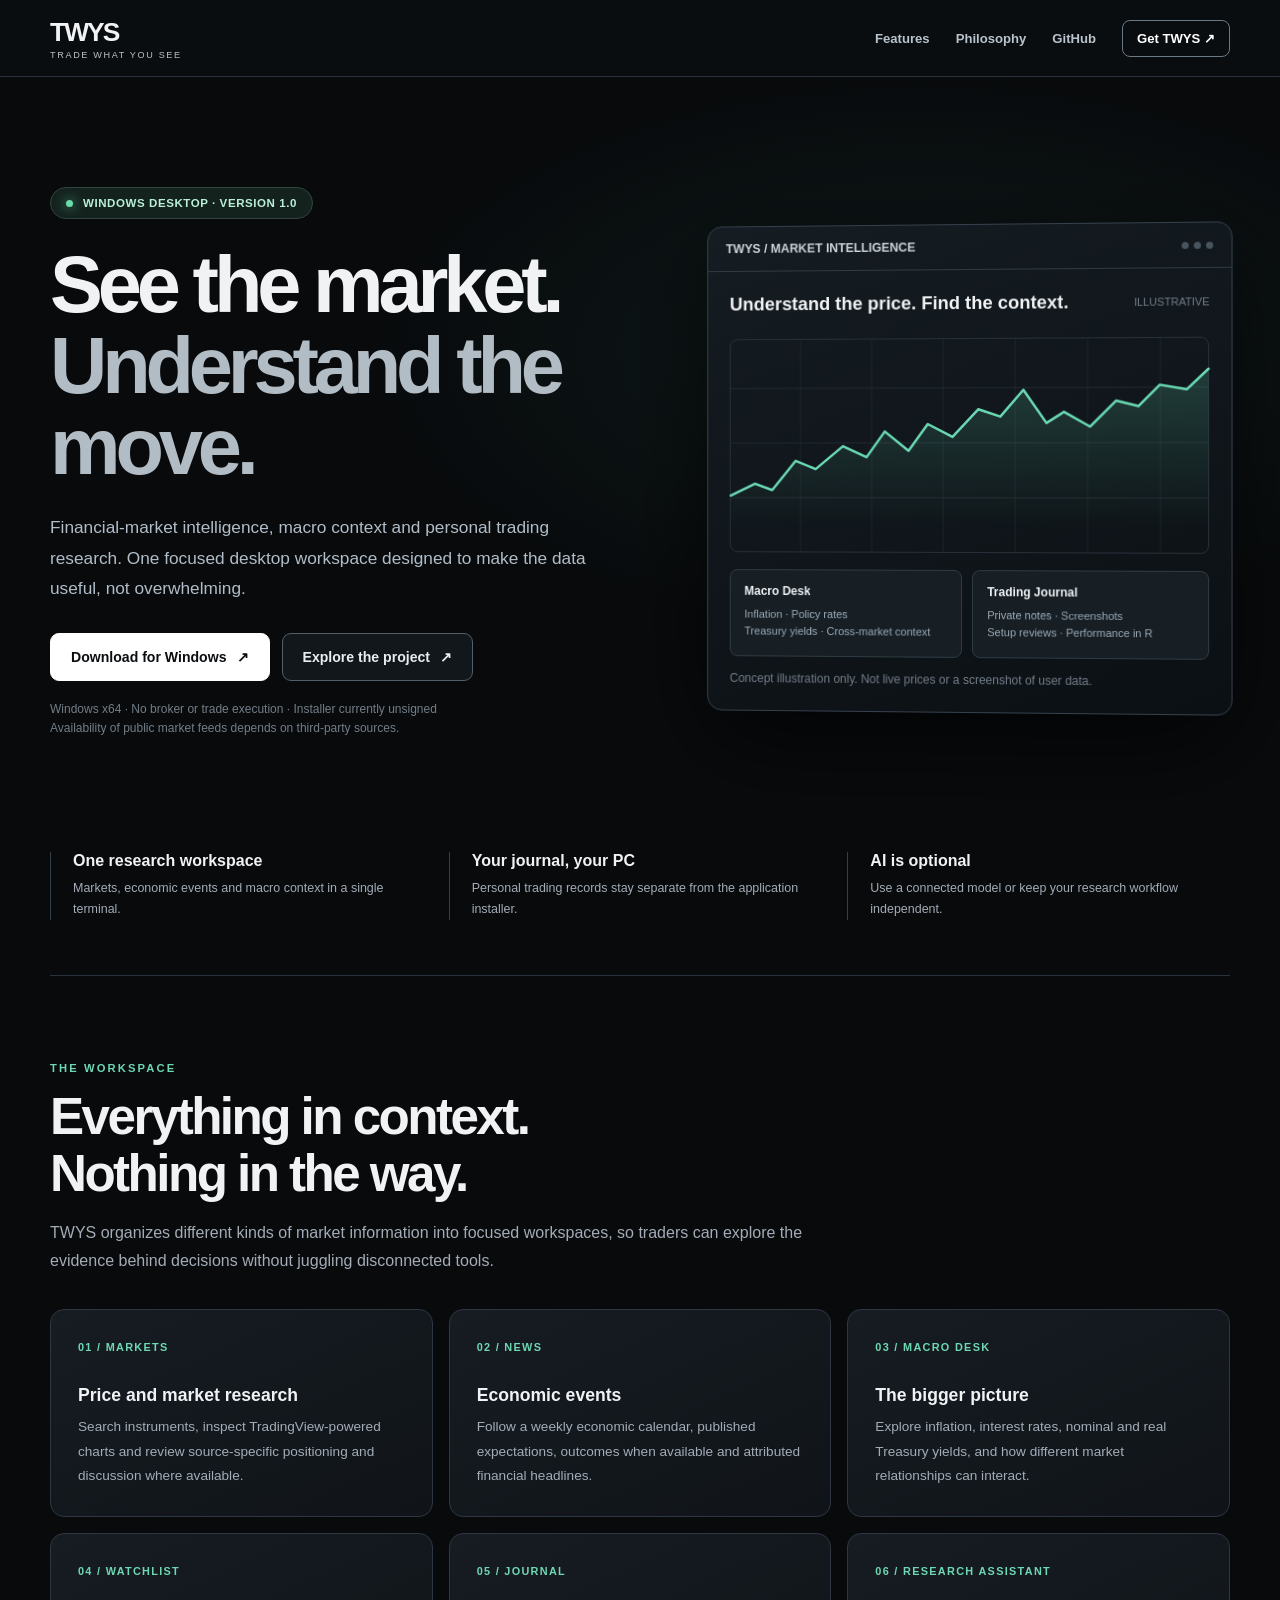
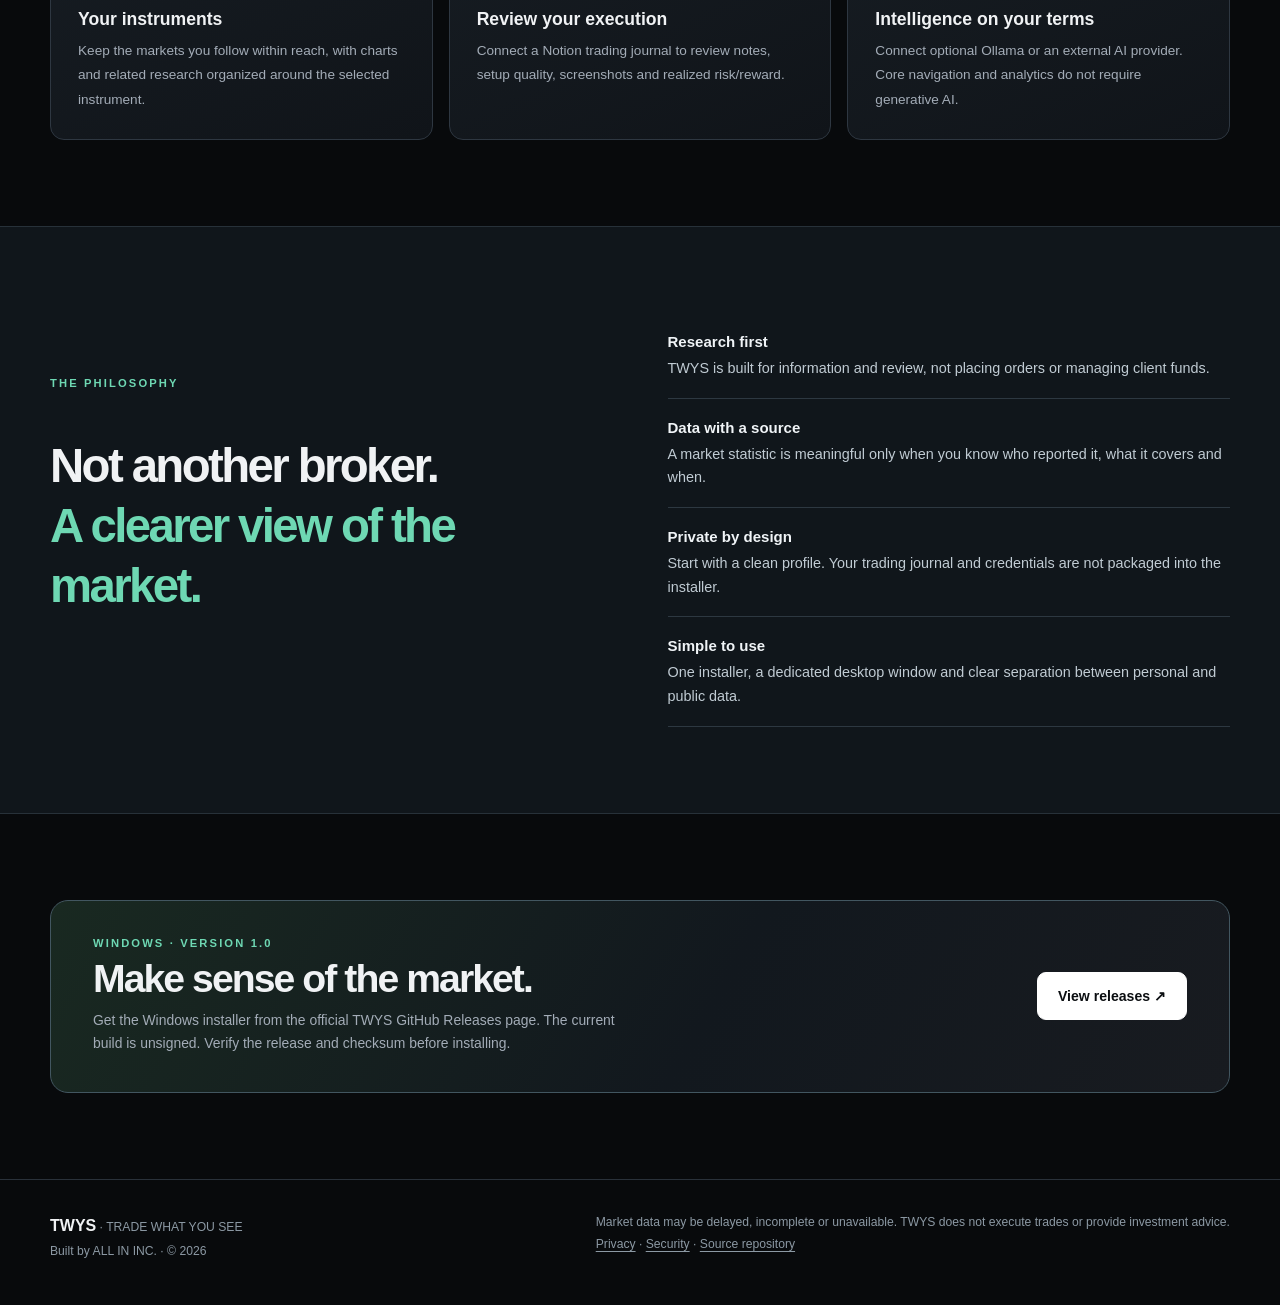
<file: docs/index.html>
<!doctype html>
<html lang="en">
<head>
  <meta charset="utf-8">
  <meta name="viewport" content="width=device-width,initial-scale=1">
  <meta name="theme-color" content="#090b0d">
  <meta name="description" content="TWYS is a Windows desktop terminal for market intelligence, economic news, macro context, watchlists and personal trading research. By ALL IN INC.">
  <meta property="og:type" content="website">
  <meta property="og:title" content="TWYS | Trade What You See">
  <meta property="og:description" content="Market intelligence and your private trading research in one focused Windows workspace.">
  <title>TWYS · Trade What You See | ALL IN INC.</title>
  <style>
    :root{color-scheme:dark;--bg:#080a0c;--panel:#11151a;--panel2:#151b20;--line:#29313a;--text:#f0f2f4;--muted:#a3acb7;--dim:#737e88;--green:#6ed8b3;--red:#e28591;--amber:#eac578;--r:16px}
    *{box-sizing:border-box}
    html{scroll-behavior:smooth}
    body{margin:0;background:var(--bg);font-family:Inter,"Segoe UI",Arial,sans-serif;color:var(--text);-webkit-font-smoothing:antialiased}
    a{color:inherit;text-decoration:none}
    a:focus-visible,button:focus-visible{outline:2px solid var(--green);outline-offset:4px}
    .wrap{width:min(1180px,calc(100% - 48px));margin:auto}
    .kicker{font-size:.7rem;text-transform:uppercase;letter-spacing:.19em;color:var(--green);font-weight:800}
    .muted{color:var(--muted)}
    .top{border-bottom:1px solid var(--line);background:#0b0e11df;backdrop-filter:blur(16px);position:sticky;top:0;z-index:10}
    .top-inner{min-height:76px;display:flex;gap:30px;justify-content:space-between;align-items:center}
    .brand{display:flex;align-items:center;gap:11px}
    .mark{font-weight:900;letter-spacing:-.075em;font-size:1.65rem}
    .brand small{display:block;font-size:.57rem;letter-spacing:.18em;color:#bdc3ca;text-transform:uppercase;margin-top:2px}
    nav{display:flex;align-items:center;gap:26px;font-size:.82rem;font-weight:700;color:#b9c3cd}
    nav a:hover{color:#fff}
    .nav-cta{border:1px solid #6b7985;border-radius:8px;padding:10px 14px;color:#fff}
    .hero{padding:110px 0 76px;position:relative;overflow:hidden}
    .hero:before{content:"";position:absolute;inset:0;background:radial-gradient(ellipse at 72% 37%,#162d2a77,transparent 43%);pointer-events:none}
    .hero-grid{position:relative;display:grid;grid-template-columns:1.06fr .94fr;gap:60px;align-items:center}
    .tag{display:inline-flex;align-items:center;gap:10px;border:1px solid #31443e;background:#14221e;border-radius:100px;padding:9px 15px;font-size:.72rem;color:#baf0d9;font-weight:750;letter-spacing:.05em}
    .pulse{height:7px;width:7px;border-radius:50%;background:#6bdbac;box-shadow:0 0 12px #59ce9c}
    h1{font-size:clamp(3.2rem,6.2vw,6.2rem);letter-spacing:-.065em;line-height:1.02;margin:26px 0 24px;font-weight:810}
    h1 em{font-style:normal;color:#b1bcc4}
    .lead{font-size:1.08rem;line-height:1.78;max-width:540px;color:#b1bdc8;margin:0 0 29px}
    .actions{display:flex;gap:12px;flex-wrap:wrap;align-items:center}
    .button{display:inline-flex;align-items:center;justify-content:center;gap:10px;border:1px solid #fff;background:#fff;color:#0b0e11;padding:15px 20px;border-radius:9px;font-weight:800;font-size:.88rem;transition:transform .2s,background .2s}
    .button:hover{transform:translateY(-2px);background:#d9e0e6}
    .button.secondary{color:#e9edf2;border-color:#53606a;background:#12171b}
    .button.secondary:hover{background:#1b242b}
    .fine{font-size:.75rem;color:var(--dim);margin-top:19px;line-height:1.6}
    .terminal{border:1px solid #35414d;border-radius:15px;background:linear-gradient(160deg,#151c22,#0b1014);box-shadow:0 30px 100px #000b;overflow:hidden;transform:perspective(1250px) rotateY(-3deg)}
    .terminal-head{padding:15px 18px;display:flex;align-items:center;justify-content:space-between;border-bottom:1px solid #303b44;color:#ccd5db;font-size:.77rem}
    .dots{display:flex;gap:5px}
    .dots i{width:7px;height:7px;border-radius:50%;background:#47535d;display:block}
    .terminal-body{padding:22px}
    .terminal-title{display:flex;justify-content:space-between;align-items:center;gap:10px}
    .terminal-title strong{font-size:1.15rem}
    .terminal-title span{font-size:.67rem;color:var(--dim)}
    .chart{margin:24px 0 17px;border:1px solid #273039;border-radius:8px;background:repeating-linear-gradient(0deg,transparent 0 53px,#27303977 54px 55px),repeating-linear-gradient(90deg,transparent 0 70px,#2730394d 71px 72px);height:215px;display:flex;align-items:center}
    .chart svg{width:100%;height:95%;overflow:visible}
    .tiny-grid{display:grid;grid-template-columns:1fr 1fr;gap:10px}
    .tiny{background:#171f25;border:1px solid #2f3b43;border-radius:8px;padding:14px;min-height:88px}
    .tiny b{font-size:.75rem;display:block;margin-bottom:8px}
    .tiny p{font-size:.69rem;line-height:1.55;color:#9aa9b5;margin:0}
    .stats{display:grid;grid-template-columns:repeat(3,1fr);gap:16px;padding:26px 0 55px;border-bottom:1px solid var(--line)}
    .stat{border-left:1px solid #34404a;padding-left:22px}
    .stat strong{display:block;font-size:1rem;margin-bottom:8px}
    .stat span{color:var(--muted);font-size:.78rem;line-height:1.65}
    section{scroll-margin-top:100px}
    .section{padding:86px 0}
    .section-heading{max-width:760px;margin-bottom:34px}
    h2{font-size:clamp(2rem,4vw,3.45rem);letter-spacing:-.05em;line-height:1.12;margin:14px 0 17px}
    .section-heading p{color:var(--muted);font-size:1rem;line-height:1.75}
    .feature-grid{display:grid;grid-template-columns:repeat(3,1fr);gap:16px}
    .feature{background:linear-gradient(155deg,#161c22,#101419);border:1px solid #2e3741;border-radius:14px;padding:27px;min-height:200px}
    .feature .num{font-size:.68rem;color:var(--green);font-weight:800;letter-spacing:.12em}
    .feature h3{font-size:1.1rem;margin:30px 0 9px}
    .feature p{font-size:.85rem;line-height:1.8;color:var(--muted);margin:0}
    .band{background:#10161b;border-top:1px solid #273139;border-bottom:1px solid #273139}
    .split{display:grid;grid-template-columns:1fr 1fr;align-items:center;gap:55px}
    .statement{font-size:clamp(1.9rem,3.7vw,3.3rem);font-weight:750;letter-spacing:-.055em;line-height:1.26}
    .statement span{color:var(--green)}
    .principles{list-style:none;padding:0;margin:0}
    .principles li{padding:17px 0;border-bottom:1px solid #2d3841;font-size:.9rem;line-height:1.65;color:#c0cbd3}
    .principles li strong{color:#f0f4f7;display:block;font-size:.94rem;margin-bottom:2px}
    .download-card{border:1px solid #425660;background:linear-gradient(120deg,#192921,#12181e 56%,#181b20);border-radius:18px;padding:36px 42px;display:flex;align-items:center;gap:35px;justify-content:space-between}
    .download-card h2{font-size:2.45rem;margin:8px 0}
    .download-card p{margin:0;color:var(--muted);line-height:1.7;font-size:.87rem;max-width:550px}
    footer{border-top:1px solid var(--line);padding:32px 0 42px;color:#8c99a4;font-size:.76rem;line-height:1.8}
    .footrow{display:flex;justify-content:space-between;gap:25px;align-items:flex-start;flex-wrap:wrap}
    footer a{text-decoration:underline;text-underline-offset:3px}
    @media(max-width:950px){.hero-grid,.split{grid-template-columns:1fr}.terminal{transform:none;max-width:680px}.feature-grid{grid-template-columns:repeat(2,1fr)}.hero{padding-top:72px}.stats{gap:8px}}
    @media(max-width:620px){.wrap{width:min(100% - 34px,1180px)}.top-inner{min-height:68px}nav{gap:10px}nav a:not(.nav-cta){display:none}.hero{padding:54px 0 45px}.hero-grid{gap:38px}h1{font-size:3.35rem}.lead{font-size:.96rem}.stats{grid-template-columns:1fr;padding:22px 0 35px;gap:24px}.section{padding:62px 0}.feature-grid{grid-template-columns:1fr}.feature{min-height:175px}.download-card{padding:28px 23px;display:block}.download-card .button{margin-top:23px}.terminal-body{padding:15px}.chart{height:170px}}
    @media(prefers-reduced-motion:reduce){html{scroll-behavior:auto}.button{transition:none}.button:hover{transform:none}}
  </style>
</head>
<body>
  <header class="top">
    <div class="wrap top-inner">
      <a class="brand" href="#top" aria-label="TWYS home">
        <div><div class="mark">TWYS</div><small>TRADE WHAT YOU SEE</small></div>
      </a>
      <nav aria-label="Primary">
        <a href="#features">Features</a>
        <a href="#principles">Philosophy</a>
        <a href="https://github.com/ahtieO/Twys">GitHub</a>
        <a class="nav-cta" href="https://github.com/ahtieO/Twys/releases">Get TWYS ↗</a>
      </nav>
    </div>
  </header>
  <main id="top">
    <div class="hero">
      <div class="wrap hero-grid">
        <div>
          <div class="tag"><span class="pulse" aria-hidden="true"></span> WINDOWS DESKTOP · VERSION 1.0</div>
          <h1>See the market.<br><em>Understand the move.</em></h1>
          <p class="lead">Financial-market intelligence, macro context and personal trading research. One focused desktop workspace designed to make the data useful, not overwhelming.</p>
          <div class="actions">
            <a class="button" href="https://github.com/ahtieO/Twys/releases">Download for Windows <span aria-hidden="true">↗</span></a>
            <a class="button secondary" href="https://github.com/ahtieO/Twys">Explore the project <span aria-hidden="true">↗</span></a>
          </div>
          <p class="fine">Windows x64 · No broker or trade execution · Installer currently unsigned<br>Availability of public market feeds depends on third-party sources.</p>
        </div>
        <div class="terminal" role="img" aria-label="Illustrative TWYS workspace showing a line chart and research panels; this is not actual market data">
          <div class="terminal-head"><b>TWYS / MARKET INTELLIGENCE</b><div class="dots" aria-hidden="true"><i></i><i></i><i></i></div></div>
          <div class="terminal-body">
            <div class="terminal-title"><strong>Understand the price. Find the context.</strong><span>ILLUSTRATIVE</span></div>
            <div class="chart">
              <svg viewBox="0 0 520 180" aria-hidden="true">
                <defs><linearGradient id="fill" x1="0" x2="0" y1="0" y2="1"><stop offset="0" stop-color="#54ba99" stop-opacity=".24"/><stop offset="1" stop-color="#54ba99" stop-opacity="0"/></linearGradient></defs>
                <path d="M 0 145 L 27 132 L 46 139 L 72 107 L 94 116 L 124 91 L 150 103 L 170 75 L 196 96 L 217 67 L 244 81 L 272 51 L 296 59 L 321 30 L 346 66 L 365 54 L 393 70 L 421 42 L 445 48 L 468 25 L 497 30 L 520 8 L 520 180 L 0 180 Z" fill="url(#fill)"/>
                <path d="M 0 145 L 27 132 L 46 139 L 72 107 L 94 116 L 124 91 L 150 103 L 170 75 L 196 96 L 217 67 L 244 81 L 272 51 L 296 59 L 321 30 L 346 66 L 365 54 L 393 70 L 421 42 L 445 48 L 468 25 L 497 30 L 520 8" fill="none" stroke="#69d8b2" stroke-width="2.7" stroke-linejoin="round" stroke-linecap="round"/>
              </svg>
            </div>
            <div class="tiny-grid">
              <div class="tiny"><b>Macro Desk</b><p>Inflation · Policy rates<br>Treasury yields · Cross-market context</p></div>
              <div class="tiny"><b>Trading Journal</b><p>Private notes · Screenshots<br>Setup reviews · Performance in R</p></div>
            </div>
            <p class="fine" style="margin:13px 0 0">Concept illustration only. Not live prices or a screenshot of user data.</p>
          </div>
        </div>
      </div>
    </div>
    <div class="wrap stats" aria-label="Product highlights">
      <div class="stat"><strong>One research workspace</strong><span>Markets, economic events and macro context in a single terminal.</span></div>
      <div class="stat"><strong>Your journal, your PC</strong><span>Personal trading records stay separate from the application installer.</span></div>
      <div class="stat"><strong>AI is optional</strong><span>Use a connected model or keep your research workflow independent.</span></div>
    </div>
    <section class="section" id="features">
      <div class="wrap">
        <div class="section-heading"><div class="kicker">THE WORKSPACE</div><h2>Everything in context.<br>Nothing in the way.</h2><p>TWYS organizes different kinds of market information into focused workspaces, so traders can explore the evidence behind decisions without juggling disconnected tools.</p></div>
        <div class="feature-grid">
          <article class="feature"><span class="num">01 / MARKETS</span><h3>Price and market research</h3><p>Search instruments, inspect TradingView-powered charts and review source-specific positioning and discussion where available.</p></article>
          <article class="feature"><span class="num">02 / NEWS</span><h3>Economic events</h3><p>Follow a weekly economic calendar, published expectations, outcomes when available and attributed financial headlines.</p></article>
          <article class="feature"><span class="num">03 / MACRO DESK</span><h3>The bigger picture</h3><p>Explore inflation, interest rates, nominal and real Treasury yields, and how different market relationships can interact.</p></article>
          <article class="feature"><span class="num">04 / WATCHLIST</span><h3>Your instruments</h3><p>Keep the markets you follow within reach, with charts and related research organized around the selected instrument.</p></article>
          <article class="feature"><span class="num">05 / JOURNAL</span><h3>Review your execution</h3><p>Connect a Notion trading journal to review notes, setup quality, screenshots and realized risk/reward.</p></article>
          <article class="feature"><span class="num">06 / RESEARCH ASSISTANT</span><h3>Intelligence on your terms</h3><p>Connect optional Ollama or an external AI provider. Core navigation and analytics do not require generative AI.</p></article>
        </div>
      </div>
    </section>
    <section class="section band" id="principles">
      <div class="wrap split">
        <div><div class="kicker">THE PHILOSOPHY</div><p class="statement">Not another broker.<br><span>A clearer view of the market.</span></p></div>
        <ul class="principles">
          <li><strong>Research first</strong>TWYS is built for information and review, not placing orders or managing client funds.</li>
          <li><strong>Data with a source</strong>A market statistic is meaningful only when you know who reported it, what it covers and when.</li>
          <li><strong>Private by design</strong>Start with a clean profile. Your trading journal and credentials are not packaged into the installer.</li>
          <li><strong>Simple to use</strong>One installer, a dedicated desktop window and clear separation between personal and public data.</li>
        </ul>
      </div>
    </section>
    <section class="section" id="download">
      <div class="wrap">
        <div class="download-card">
          <div><div class="kicker">WINDOWS · VERSION 1.0</div><h2>Make sense of the market.</h2><p>Get the Windows installer from the official TWYS GitHub Releases page. The current build is unsigned. Verify the release and checksum before installing.</p></div>
          <a class="button" href="https://github.com/ahtieO/Twys/releases">View releases ↗</a>
        </div>
      </div>
    </section>
  </main>
  <footer><div class="wrap footrow"><div><b style="color:#f0f2f4;font-size:1rem">TWYS</b> · TRADE WHAT YOU SEE<br>Built by ALL IN INC. · © 2026</div><div>Market data may be delayed, incomplete or unavailable. TWYS does not execute trades or provide investment advice.<br><a href="https://github.com/ahtieO/Twys/blob/main/PRIVACY.md">Privacy</a> · <a href="https://github.com/ahtieO/Twys/blob/main/SECURITY.md">Security</a> · <a href="https://github.com/ahtieO/Twys">Source repository</a></div></div></footer>
</body>
</html>
</file>
